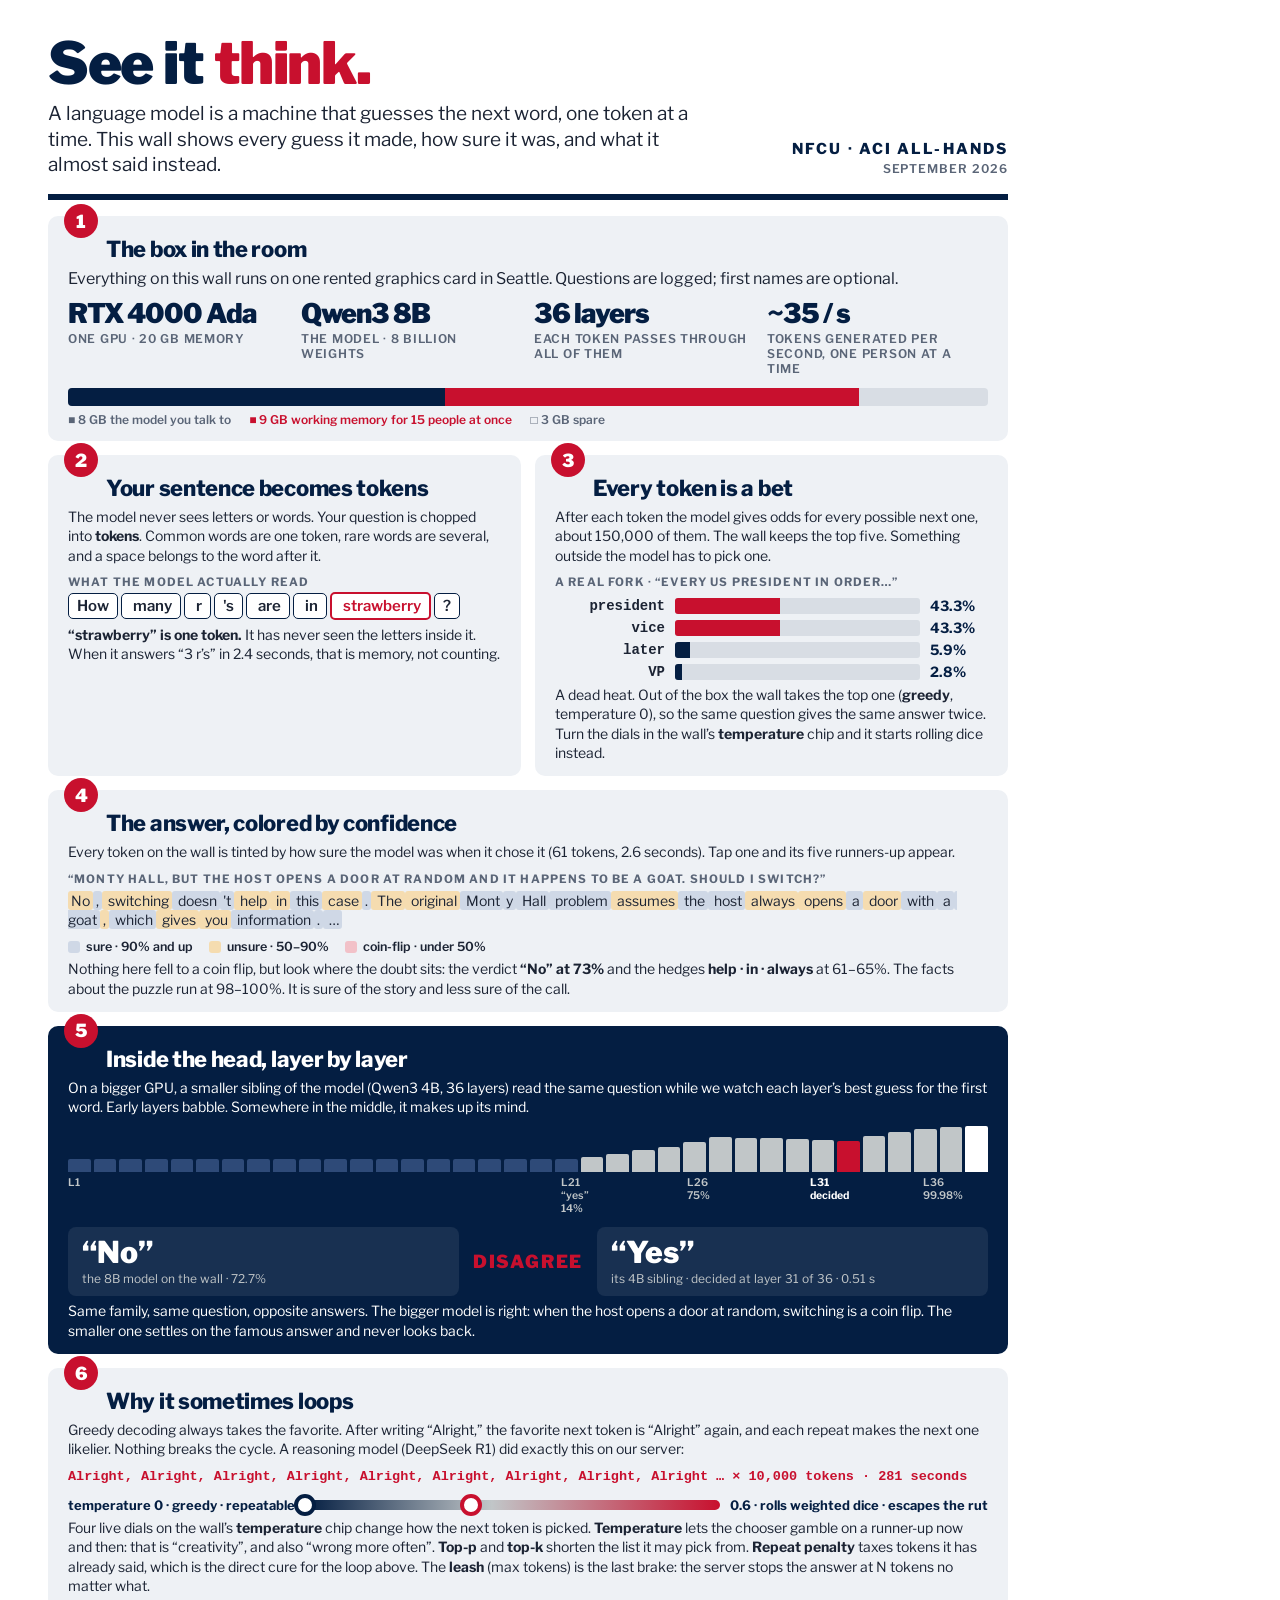
<file: docs/infographic/see-it-think-nfcu.html>
<!doctype html>
<html lang="en"><head><meta charset="utf-8">
<title>See it think</title>
<link rel="preconnect" href="https://fonts.googleapis.com">
<link href="https://fonts.googleapis.com/css2?family=Libre+Franklin:wght@400;600;800;900&display=swap" rel="stylesheet">
<style>
  /* Gonzaga palette: navy 041E42 · red C8102E · gray C1C6C8 */
  :root{--navy:#041E42;--red:#C8102E;--gray:#C1C6C8;--ink:#1b2333;--paper:#ffffff;--mist:#eef1f5;--amber:#d98b1e}
  @page{size:11in 17in;margin:0}
  *{box-sizing:border-box}
  html,body{margin:0;background:var(--paper);color:var(--ink);font-family:"Libre Franklin",Arial,sans-serif;-webkit-print-color-adjust:exact;print-color-adjust:exact}
  .page{width:1056px;height:1632px;padding:36px 48px 28px;display:grid;grid-template-rows:auto 1fr auto;gap:16px;position:relative;overflow:hidden}
  header{display:grid;grid-template-columns:1fr auto;align-items:end;border-bottom:6px solid var(--navy);padding-bottom:16px}
  header h1{margin:0;font-weight:900;font-size:58px;letter-spacing:-1.5px;color:var(--navy);line-height:.95}
  header h1 span{color:var(--red)}
  header p{margin:10px 0 0;font-size:19px;color:var(--ink);max-width:640px;line-height:1.35}
  .brand{text-align:right;font-weight:800;color:var(--navy);font-size:15px;letter-spacing:.14em;text-transform:uppercase;line-height:1.5}
  .brand small{display:block;font-weight:600;color:#5a6577;letter-spacing:.08em;font-size:12px}
  main{display:grid;grid-template-columns:1fr 1fr;grid-auto-rows:min-content;gap:14px;align-content:start}
  .card{background:var(--mist);border-radius:10px;padding:14px 20px 14px;position:relative;min-height:0}
  .card.wide{grid-column:1/-1}
  .card.navy{background:var(--navy);color:#fff}
  .card .n{position:absolute;top:-12px;left:16px;width:34px;height:34px;border-radius:50%;background:var(--red);color:#fff;font-weight:900;font-size:18px;display:grid;place-items:center}
  .card h2{margin:6px 0 6px 38px;font-size:22px;font-weight:800;color:var(--navy);letter-spacing:-.3px}
  .card.navy h2{color:#fff}
  .card p{margin:5px 0 0;font-size:14px;line-height:1.38}
  .card p.lead{font-size:16px}
  .cap{font-size:11.5px;color:#5a6577;letter-spacing:.1em;text-transform:uppercase;font-weight:700;margin-top:10px}
  .navy .cap{color:var(--gray)}
  .tok{display:inline-block;padding:3px 8px;border:1.5px solid var(--navy);border-radius:5px;font-weight:600;font-size:15px;margin:3px 3px 0 0;background:#fff;white-space:pre}
  .tok.hi{border-color:var(--red);color:var(--red);border-width:2.5px}
  .bars{display:grid;grid-template-columns:110px 1fr 58px;gap:5px 10px;align-items:center;margin-top:8px;font-size:14px}
  .bars .w{font-weight:700;text-align:right;white-space:pre;font-family:ui-monospace,Menlo,monospace}
  .bars .b{height:16px;background:#d8dde4;border-radius:3px;overflow:hidden}
  .bars .b i{display:block;height:100%;background:var(--navy)}
  .bars .b.flip i{background:var(--red)}
  .bars .pc{font-weight:700;color:var(--navy)}
  .ans{font-size:17px;line-height:1.55;margin-top:8px}
  .ans span{padding:1px 3px;border-radius:3px}
  .sure{background:#cfd8e6}.unsure{background:#f5dcb0}.flip{background:#f2c1c8;color:var(--red);font-weight:700}
  .legend{display:flex;gap:16px;font-size:12.5px;margin-top:10px;font-weight:600}
  .legend span::before{content:"";display:inline-block;width:12px;height:12px;border-radius:3px;margin-right:6px;vertical-align:-2px}
  .legend .s::before{background:#cfd8e6}.legend .u::before{background:#f5dcb0}.legend .f::before{background:#f2c1c8}
  .layers{display:grid;grid-template-columns:repeat(36,1fr);gap:3px;margin-top:10px;height:46px;align-items:end}
  .layers i{display:block;background:#2e4a78;border-radius:2px 2px 0 0;height:30%}
  .layers i.yes{background:var(--gray)} .layers i.dec{background:var(--red)} .layers i.fin{background:#fff}
  .lmarks{display:grid;grid-template-columns:repeat(36,1fr);font-size:10.5px;color:var(--gray);margin-top:4px;font-weight:600}
  .lmarks b{color:#fff}
  .vs{display:grid;grid-template-columns:1fr auto 1fr;gap:14px;align-items:center;margin-top:12px}
  .vs .box{background:rgba(255,255,255,.08);border-radius:8px;padding:10px 14px}
  .vs .box b{display:block;font-size:30px;font-weight:900;line-height:1}
  .vs .box small{display:block;color:var(--gray);font-size:12px;margin-top:4px}
  .vs .mid{font-weight:900;color:var(--red);font-size:18px;letter-spacing:.1em}
  .loop{font-family:ui-monospace,Menlo,monospace;font-size:13.5px;line-height:1.5;color:var(--red);font-weight:700;margin-top:8px;word-break:break-all}
  .dial{display:grid;grid-template-columns:auto 1fr auto;gap:10px;align-items:center;margin-top:10px;font-size:13px;font-weight:700;color:var(--navy)}
  .dial .track{height:10px;border-radius:5px;background:linear-gradient(90deg,var(--navy),var(--gray) 45%,var(--red))}
  .dial .track{position:relative}.dial .track i{position:absolute;top:-6px;width:22px;height:22px;border-radius:50%;background:#fff;border:4px solid var(--navy);transform:translateX(-50%)}
  .dial .track i.t6{left:40%;border-color:var(--red)}
  .stats{display:grid;grid-template-columns:repeat(4,1fr);gap:12px;margin-top:10px}
  .stat b{display:block;font-size:27px;font-weight:900;color:var(--navy);line-height:1;letter-spacing:-1px}
  .stat small{display:block;font-size:12px;color:#5a6577;font-weight:600;margin-top:4px;text-transform:uppercase;letter-spacing:.06em}
  .mem{margin-top:12px;height:18px;border-radius:4px;background:#d8dde4;display:flex;overflow:hidden}
  .mem i{display:block;height:100%}.mem .a{width:40%;background:var(--navy)}.mem .b2{width:22%;background:var(--red)}
  .memk{display:flex;gap:18px;font-size:12px;margin-top:6px;font-weight:600;color:#5a6577}
  footer{display:grid;grid-template-columns:1fr auto;align-items:end;border-top:3px solid var(--gray);padding-top:12px;font-size:12.5px;color:#5a6577}
  footer .url{font-weight:800;color:var(--navy);font-size:15px}
</style></head>
<body><div class="page">
<header>
  <div>
    <h1>See it <span>think.</span></h1>
    <p>A language model is a machine that guesses the next word, one token at a time. This wall shows every guess it made, how sure it was, and what it almost said instead.</p>
  </div>
  <div class="brand">NFCU · ACI all-hands<small>September 2026</small></div>
</header>

<main>
  <section class="card wide">
    <div class="n">1</div><h2>The box in the room</h2>
    <p class="lead">Everything on this wall runs on one rented graphics card in Seattle. Questions are logged; first names are optional.</p>
    <div class="stats">
      <div class="stat"><b>RTX 4000 Ada</b><small>one GPU · 20 GB memory</small></div>
      <div class="stat"><b>Qwen3 8B</b><small>the model · 8 billion weights</small></div>
      <div class="stat"><b>36 layers</b><small>each token passes through all of them</small></div>
      <div class="stat"><b>~35 / s</b><small>tokens generated per second, one person at a time</small></div>
    </div>
    <div class="mem"><i class="a" style="width:41%"></i><i class="b2" style="width:45%"></i></div>
    <div class="memk"><span>■ 8 GB the model you talk to</span><span style="color:var(--red)">■ 9 GB working memory for 15 people at once</span><span>□ 3 GB spare</span></div>
  </section>

  <section class="card">
    <div class="n">2</div><h2>Your sentence becomes tokens</h2>
    <p>The model never sees letters or words. Your question is chopped into <b>tokens</b>. Common words are one token, rare words are several, and a space belongs to the word after it.</p>
    <div class="cap">what the model actually read</div>
    <div><span class="tok">How</span><span class="tok"> many</span><span class="tok"> r</span><span class="tok">'s</span><span class="tok"> are</span><span class="tok"> in</span><span class="tok hi"> strawberry</span><span class="tok">?</span></div>
    <p><b>“strawberry” is one token.</b> It has never seen the letters inside it. When it answers “3 r’s” in 2.4 seconds, that is memory, not counting.</p>
  </section>

  <section class="card">
    <div class="n">3</div><h2>Every token is a bet</h2>
    <p>After each token the model gives odds for every possible next one, about 150,000 of them. The wall keeps the top five. Something outside the model has to pick one.</p>
    <div class="cap">a real fork · “Every US president in order…”</div>
    <div class="bars">
      <span class="w"> president</span><span class="b flip"><i style="width:43%"></i></span><span class="pc">43.3%</span>
      <span class="w"> vice</span><span class="b flip"><i style="width:43%"></i></span><span class="pc">43.3%</span>
      <span class="w"> later</span><span class="b"><i style="width:6%"></i></span><span class="pc">5.9%</span>
      <span class="w"> VP</span><span class="b"><i style="width:3%"></i></span><span class="pc">2.8%</span>
    </div>
    <p>A dead heat. Out of the box the wall takes the top one (<b>greedy</b>, temperature 0), so the same question gives the same answer twice. Turn the dials in the wall’s <b>temperature</b> chip and it starts rolling dice instead.</p>
  </section>

  <section class="card wide">
    <div class="n">4</div><h2>The answer, colored by confidence</h2>
    <p>Every token on the wall is tinted by how sure the model was when it chose it (61 tokens, 2.6 seconds). Tap one and its five runners-up appear.</p>
    <div class="cap">“Monty Hall, but the host opens a door at random and it happens to be a goat. Should I switch?”</div>
    <p class="ans"><span class="unsure" title="73%">No</span><span class="sure" title="100%">,</span><span class="unsure" title="85%"> switching</span><span class="sure" title="90%"> doesn</span><span class="sure" title="96%">&#x27;t</span><span class="unsure" title="61%"> help</span><span class="unsure" title="62%"> in</span><span class="sure" title="100%"> this</span><span class="unsure" title="78%"> case</span><span class="sure" title="100%">.</span><span class="unsure" title="89%"> The</span><span class="unsure" title="86%"> original</span><span class="sure" title="98%"> Mont</span><span class="sure" title="100%">y</span><span class="sure" title="100%"> Hall</span><span class="sure" title="100%"> problem</span><span class="unsure" title="88%"> assumes</span><span class="sure" title="100%"> the</span><span class="sure" title="100%"> host</span><span class="unsure" title="65%"> always</span><span class="unsure" title="70%"> opens</span><span class="sure" title="100%"> a</span><span class="unsure" title="76%"> door</span><span class="sure" title="100%"> with</span><span class="sure" title="100%"> a</span><span class="sure" title="100%"> goat</span><span class="unsure" title="76%">,</span><span class="sure" title="97%"> which</span><span class="unsure" title="78%"> gives</span><span class="unsure" title="85%"> you</span><span class="sure" title="100%"> information</span><span class="sure" title="100%">.</span><span class="sure"> …</span></p>
    <div class="legend"><span class="s">sure · 90% and up</span><span class="u">unsure · 50–90%</span><span class="f">coin-flip · under 50%</span></div>
    <p>Nothing here fell to a coin flip, but look where the doubt sits: the verdict <b>“No” at 73%</b> and the hedges <b>help · in · always</b> at 61–65%. The facts about the puzzle run at 98–100%. It is sure of the story and less sure of the call.</p>
  </section>

  <section class="card wide navy">
    <div class="n">5</div><h2>Inside the head, layer by layer</h2>
    <p>On a bigger GPU, a smaller sibling of the model (Qwen3 4B, 36 layers) read the same question while we watch each layer’s best guess for the first word. Early layers babble. Somewhere in the middle, it makes up its mind.</p>
    <div class="layers">
      <i></i><i></i><i></i><i></i><i></i><i></i><i></i><i></i><i></i><i></i><i></i><i></i><i></i><i></i><i></i><i></i><i></i><i></i><i></i><i></i>
      <i class="yes" style="height:34%"></i><i class="yes" style="height:40%"></i><i class="yes" style="height:48%"></i><i class="yes" style="height:56%"></i><i class="yes" style="height:66%"></i><i class="yes" style="height:78%"></i><i class="yes" style="height:76%"></i><i class="yes" style="height:74%"></i><i class="yes" style="height:72%"></i><i class="yes" style="height:70%"></i>
      <i class="dec" style="height:68%"></i><i class="yes" style="height:80%"></i><i class="yes" style="height:88%"></i><i class="yes" style="height:94%"></i><i class="yes" style="height:98%"></i><i class="fin" style="height:100%"></i>
    </div>
    <div class="lmarks"><span style="grid-column:1">L1</span><span style="grid-column:21">L21 “yes” 14%</span><span style="grid-column:26">L26 75%</span><b style="grid-column:31">L31 decided</b><span style="grid-column:35">L36 99.98%</span></div>
    <div class="vs">
      <div class="box"><b>“No”</b><small>the 8B model on the wall · 72.7%</small></div>
      <div class="mid">DISAGREE</div>
      <div class="box"><b>“Yes”</b><small>its 4B sibling · decided at layer 31 of 36 · 0.51 s</small></div>
    </div>
    <p>Same family, same question, opposite answers. The bigger model is right: when the host opens a door at random, switching is a coin flip. The smaller one settles on the famous answer and never looks back.</p>
  </section>

  <section class="card wide">
    <div class="n">6</div><h2>Why it sometimes loops</h2>
    <p>Greedy decoding always takes the favorite. After writing “Alright,” the favorite next token is “Alright” again, and each repeat makes the next one likelier. Nothing breaks the cycle. A reasoning model (DeepSeek R1) did exactly this on our server:</p>
    <div class="loop">Alright, Alright, Alright, Alright, Alright, Alright, Alright, Alright, Alright … × 10,000 tokens · 281 seconds</div>
    <div class="dial"><span>temperature 0 · greedy · repeatable</span><div class="track"><i style="left:0"></i><i class="t6"></i></div><span>0.6 · rolls weighted dice · escapes the rut</span></div>
    <p>Four live dials on the wall’s <b>temperature</b> chip change how the next token is picked. <b>Temperature</b> lets the chooser gamble on a runner-up now and then: that is “creativity”, and also “wrong more often”. <b>Top-p</b> and <b>top-k</b> shorten the list it may pick from. <b>Repeat penalty</b> taxes tokens it has already said, which is the direct cure for the loop above. The <b>leash</b> (max tokens) is the last brake: the server stops the answer at N tokens no matter what.</p>
  </section>
</main>

<footer>
  <div><span class="url">demo.instockornot.club</span> · every number on this page came back from the model with its answer; the wall only draws them.</div>
  <div>vLLM · TransformerLens · one rented RTX 4000 Ada</div>
</footer>
</div></body></html>
</file>
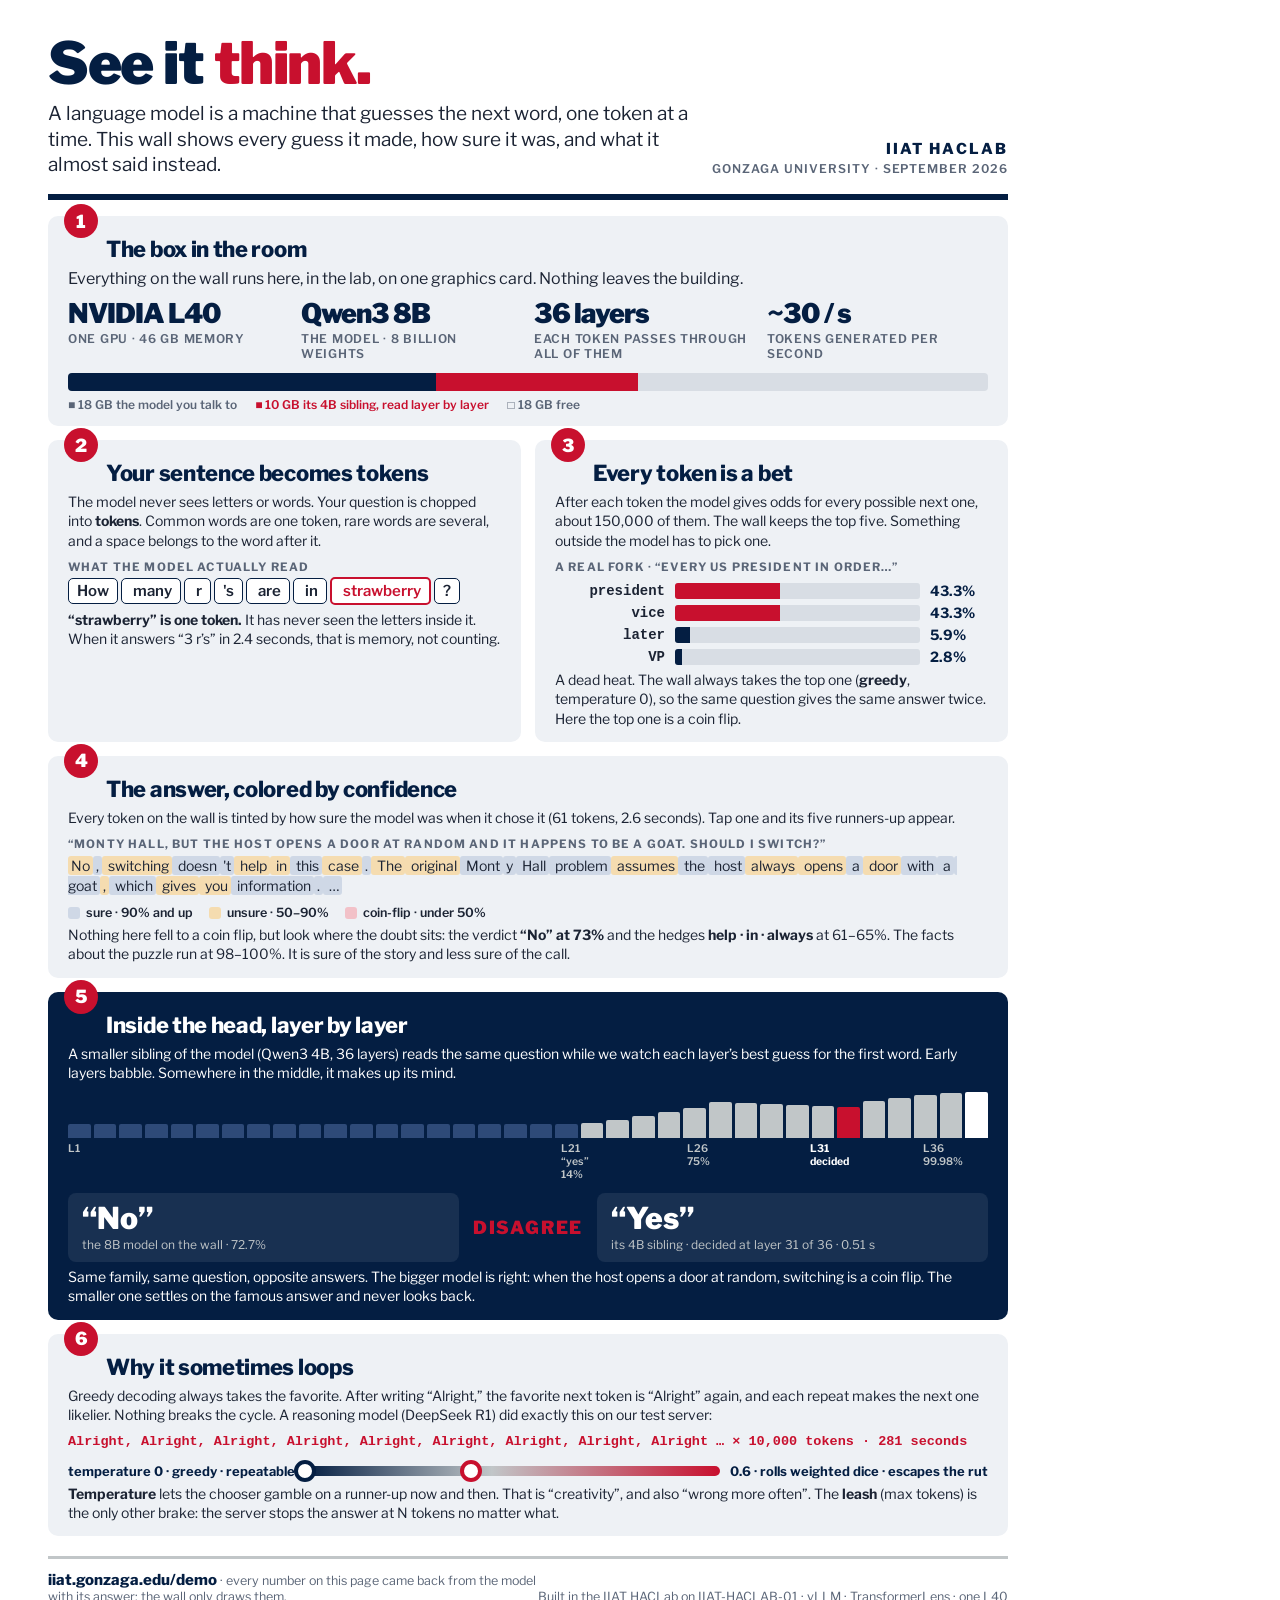
<file: docs/infographic/see-it-think.html>
<!doctype html>
<html lang="en"><head><meta charset="utf-8">
<title>See it think</title>
<link rel="preconnect" href="https://fonts.googleapis.com">
<link href="https://fonts.googleapis.com/css2?family=Libre+Franklin:wght@400;600;800;900&display=swap" rel="stylesheet">
<style>
  /* Gonzaga palette: navy 041E42 · red C8102E · gray C1C6C8 */
  :root{--navy:#041E42;--red:#C8102E;--gray:#C1C6C8;--ink:#1b2333;--paper:#ffffff;--mist:#eef1f5;--amber:#d98b1e}
  @page{size:11in 17in;margin:0}
  *{box-sizing:border-box}
  html,body{margin:0;background:var(--paper);color:var(--ink);font-family:"Libre Franklin",Arial,sans-serif;-webkit-print-color-adjust:exact;print-color-adjust:exact}
  .page{width:1056px;height:1632px;padding:36px 48px 28px;display:grid;grid-template-rows:auto 1fr auto;gap:16px;position:relative;overflow:hidden}
  header{display:grid;grid-template-columns:1fr auto;align-items:end;border-bottom:6px solid var(--navy);padding-bottom:16px}
  header h1{margin:0;font-weight:900;font-size:58px;letter-spacing:-1.5px;color:var(--navy);line-height:.95}
  header h1 span{color:var(--red)}
  header p{margin:10px 0 0;font-size:19px;color:var(--ink);max-width:640px;line-height:1.35}
  .brand{text-align:right;font-weight:800;color:var(--navy);font-size:15px;letter-spacing:.14em;text-transform:uppercase;line-height:1.5}
  .brand small{display:block;font-weight:600;color:#5a6577;letter-spacing:.08em;font-size:12px}
  main{display:grid;grid-template-columns:1fr 1fr;grid-auto-rows:min-content;gap:14px;align-content:start}
  .card{background:var(--mist);border-radius:10px;padding:14px 20px 14px;position:relative;min-height:0}
  .card.wide{grid-column:1/-1}
  .card.navy{background:var(--navy);color:#fff}
  .card .n{position:absolute;top:-12px;left:16px;width:34px;height:34px;border-radius:50%;background:var(--red);color:#fff;font-weight:900;font-size:18px;display:grid;place-items:center}
  .card h2{margin:6px 0 6px 38px;font-size:22px;font-weight:800;color:var(--navy);letter-spacing:-.3px}
  .card.navy h2{color:#fff}
  .card p{margin:5px 0 0;font-size:14px;line-height:1.38}
  .card p.lead{font-size:16px}
  .cap{font-size:11.5px;color:#5a6577;letter-spacing:.1em;text-transform:uppercase;font-weight:700;margin-top:10px}
  .navy .cap{color:var(--gray)}
  .tok{display:inline-block;padding:3px 8px;border:1.5px solid var(--navy);border-radius:5px;font-weight:600;font-size:15px;margin:3px 3px 0 0;background:#fff;white-space:pre}
  .tok.hi{border-color:var(--red);color:var(--red);border-width:2.5px}
  .bars{display:grid;grid-template-columns:110px 1fr 58px;gap:5px 10px;align-items:center;margin-top:8px;font-size:14px}
  .bars .w{font-weight:700;text-align:right;white-space:pre;font-family:ui-monospace,Menlo,monospace}
  .bars .b{height:16px;background:#d8dde4;border-radius:3px;overflow:hidden}
  .bars .b i{display:block;height:100%;background:var(--navy)}
  .bars .b.flip i{background:var(--red)}
  .bars .pc{font-weight:700;color:var(--navy)}
  .ans{font-size:17px;line-height:1.55;margin-top:8px}
  .ans span{padding:1px 3px;border-radius:3px}
  .sure{background:#cfd8e6}.unsure{background:#f5dcb0}.flip{background:#f2c1c8;color:var(--red);font-weight:700}
  .legend{display:flex;gap:16px;font-size:12.5px;margin-top:10px;font-weight:600}
  .legend span::before{content:"";display:inline-block;width:12px;height:12px;border-radius:3px;margin-right:6px;vertical-align:-2px}
  .legend .s::before{background:#cfd8e6}.legend .u::before{background:#f5dcb0}.legend .f::before{background:#f2c1c8}
  .layers{display:grid;grid-template-columns:repeat(36,1fr);gap:3px;margin-top:10px;height:46px;align-items:end}
  .layers i{display:block;background:#2e4a78;border-radius:2px 2px 0 0;height:30%}
  .layers i.yes{background:var(--gray)} .layers i.dec{background:var(--red)} .layers i.fin{background:#fff}
  .lmarks{display:grid;grid-template-columns:repeat(36,1fr);font-size:10.5px;color:var(--gray);margin-top:4px;font-weight:600}
  .lmarks b{color:#fff}
  .vs{display:grid;grid-template-columns:1fr auto 1fr;gap:14px;align-items:center;margin-top:12px}
  .vs .box{background:rgba(255,255,255,.08);border-radius:8px;padding:10px 14px}
  .vs .box b{display:block;font-size:30px;font-weight:900;line-height:1}
  .vs .box small{display:block;color:var(--gray);font-size:12px;margin-top:4px}
  .vs .mid{font-weight:900;color:var(--red);font-size:18px;letter-spacing:.1em}
  .loop{font-family:ui-monospace,Menlo,monospace;font-size:13.5px;line-height:1.5;color:var(--red);font-weight:700;margin-top:8px;word-break:break-all}
  .dial{display:grid;grid-template-columns:auto 1fr auto;gap:10px;align-items:center;margin-top:10px;font-size:13px;font-weight:700;color:var(--navy)}
  .dial .track{height:10px;border-radius:5px;background:linear-gradient(90deg,var(--navy),var(--gray) 45%,var(--red))}
  .dial .track{position:relative}.dial .track i{position:absolute;top:-6px;width:22px;height:22px;border-radius:50%;background:#fff;border:4px solid var(--navy);transform:translateX(-50%)}
  .dial .track i.t6{left:40%;border-color:var(--red)}
  .stats{display:grid;grid-template-columns:repeat(4,1fr);gap:12px;margin-top:10px}
  .stat b{display:block;font-size:27px;font-weight:900;color:var(--navy);line-height:1;letter-spacing:-1px}
  .stat small{display:block;font-size:12px;color:#5a6577;font-weight:600;margin-top:4px;text-transform:uppercase;letter-spacing:.06em}
  .mem{margin-top:12px;height:18px;border-radius:4px;background:#d8dde4;display:flex;overflow:hidden}
  .mem i{display:block;height:100%}.mem .a{width:40%;background:var(--navy)}.mem .b2{width:22%;background:var(--red)}
  .memk{display:flex;gap:18px;font-size:12px;margin-top:6px;font-weight:600;color:#5a6577}
  footer{display:grid;grid-template-columns:1fr auto;align-items:end;border-top:3px solid var(--gray);padding-top:12px;font-size:12.5px;color:#5a6577}
  footer .url{font-weight:800;color:var(--navy);font-size:15px}
</style></head>
<body><div class="page">
<header>
  <div>
    <h1>See it <span>think.</span></h1>
    <p>A language model is a machine that guesses the next word, one token at a time. This wall shows every guess it made, how sure it was, and what it almost said instead.</p>
  </div>
  <div class="brand">IIAT HACLab<small>Gonzaga University · September 2026</small></div>
</header>

<main>
  <section class="card wide">
    <div class="n">1</div><h2>The box in the room</h2>
    <p class="lead">Everything on the wall runs here, in the lab, on one graphics card. Nothing leaves the building.</p>
    <div class="stats">
      <div class="stat"><b>NVIDIA L40</b><small>one GPU · 46 GB memory</small></div>
      <div class="stat"><b>Qwen3 8B</b><small>the model · 8 billion weights</small></div>
      <div class="stat"><b>36 layers</b><small>each token passes through all of them</small></div>
      <div class="stat"><b>~30 / s</b><small>tokens generated per second</small></div>
    </div>
    <div class="mem"><i class="a"></i><i class="b2"></i></div>
    <div class="memk"><span>■ 18 GB the model you talk to</span><span style="color:var(--red)">■ 10 GB its 4B sibling, read layer by layer</span><span>□ 18 GB free</span></div>
  </section>

  <section class="card">
    <div class="n">2</div><h2>Your sentence becomes tokens</h2>
    <p>The model never sees letters or words. Your question is chopped into <b>tokens</b>. Common words are one token, rare words are several, and a space belongs to the word after it.</p>
    <div class="cap">what the model actually read</div>
    <div><span class="tok">How</span><span class="tok"> many</span><span class="tok"> r</span><span class="tok">'s</span><span class="tok"> are</span><span class="tok"> in</span><span class="tok hi"> strawberry</span><span class="tok">?</span></div>
    <p><b>“strawberry” is one token.</b> It has never seen the letters inside it. When it answers “3 r’s” in 2.4 seconds, that is memory, not counting.</p>
  </section>

  <section class="card">
    <div class="n">3</div><h2>Every token is a bet</h2>
    <p>After each token the model gives odds for every possible next one, about 150,000 of them. The wall keeps the top five. Something outside the model has to pick one.</p>
    <div class="cap">a real fork · “Every US president in order…”</div>
    <div class="bars">
      <span class="w"> president</span><span class="b flip"><i style="width:43%"></i></span><span class="pc">43.3%</span>
      <span class="w"> vice</span><span class="b flip"><i style="width:43%"></i></span><span class="pc">43.3%</span>
      <span class="w"> later</span><span class="b"><i style="width:6%"></i></span><span class="pc">5.9%</span>
      <span class="w"> VP</span><span class="b"><i style="width:3%"></i></span><span class="pc">2.8%</span>
    </div>
    <p>A dead heat. The wall always takes the top one (<b>greedy</b>, temperature 0), so the same question gives the same answer twice. Here the top one is a coin flip.</p>
  </section>

  <section class="card wide">
    <div class="n">4</div><h2>The answer, colored by confidence</h2>
    <p>Every token on the wall is tinted by how sure the model was when it chose it (61 tokens, 2.6 seconds). Tap one and its five runners-up appear.</p>
    <div class="cap">“Monty Hall, but the host opens a door at random and it happens to be a goat. Should I switch?”</div>
    <p class="ans"><span class="unsure" title="73%">No</span><span class="sure" title="100%">,</span><span class="unsure" title="85%"> switching</span><span class="sure" title="90%"> doesn</span><span class="sure" title="96%">&#x27;t</span><span class="unsure" title="61%"> help</span><span class="unsure" title="62%"> in</span><span class="sure" title="100%"> this</span><span class="unsure" title="78%"> case</span><span class="sure" title="100%">.</span><span class="unsure" title="89%"> The</span><span class="unsure" title="86%"> original</span><span class="sure" title="98%"> Mont</span><span class="sure" title="100%">y</span><span class="sure" title="100%"> Hall</span><span class="sure" title="100%"> problem</span><span class="unsure" title="88%"> assumes</span><span class="sure" title="100%"> the</span><span class="sure" title="100%"> host</span><span class="unsure" title="65%"> always</span><span class="unsure" title="70%"> opens</span><span class="sure" title="100%"> a</span><span class="unsure" title="76%"> door</span><span class="sure" title="100%"> with</span><span class="sure" title="100%"> a</span><span class="sure" title="100%"> goat</span><span class="unsure" title="76%">,</span><span class="sure" title="97%"> which</span><span class="unsure" title="78%"> gives</span><span class="unsure" title="85%"> you</span><span class="sure" title="100%"> information</span><span class="sure" title="100%">.</span><span class="sure"> …</span></p>
    <div class="legend"><span class="s">sure · 90% and up</span><span class="u">unsure · 50–90%</span><span class="f">coin-flip · under 50%</span></div>
    <p>Nothing here fell to a coin flip, but look where the doubt sits: the verdict <b>“No” at 73%</b> and the hedges <b>help · in · always</b> at 61–65%. The facts about the puzzle run at 98–100%. It is sure of the story and less sure of the call.</p>
  </section>

  <section class="card wide navy">
    <div class="n">5</div><h2>Inside the head, layer by layer</h2>
    <p>A smaller sibling of the model (Qwen3 4B, 36 layers) reads the same question while we watch each layer’s best guess for the first word. Early layers babble. Somewhere in the middle, it makes up its mind.</p>
    <div class="layers">
      <i></i><i></i><i></i><i></i><i></i><i></i><i></i><i></i><i></i><i></i><i></i><i></i><i></i><i></i><i></i><i></i><i></i><i></i><i></i><i></i>
      <i class="yes" style="height:34%"></i><i class="yes" style="height:40%"></i><i class="yes" style="height:48%"></i><i class="yes" style="height:56%"></i><i class="yes" style="height:66%"></i><i class="yes" style="height:78%"></i><i class="yes" style="height:76%"></i><i class="yes" style="height:74%"></i><i class="yes" style="height:72%"></i><i class="yes" style="height:70%"></i>
      <i class="dec" style="height:68%"></i><i class="yes" style="height:80%"></i><i class="yes" style="height:88%"></i><i class="yes" style="height:94%"></i><i class="yes" style="height:98%"></i><i class="fin" style="height:100%"></i>
    </div>
    <div class="lmarks"><span style="grid-column:1">L1</span><span style="grid-column:21">L21 “yes” 14%</span><span style="grid-column:26">L26 75%</span><b style="grid-column:31">L31 decided</b><span style="grid-column:35">L36 99.98%</span></div>
    <div class="vs">
      <div class="box"><b>“No”</b><small>the 8B model on the wall · 72.7%</small></div>
      <div class="mid">DISAGREE</div>
      <div class="box"><b>“Yes”</b><small>its 4B sibling · decided at layer 31 of 36 · 0.51 s</small></div>
    </div>
    <p>Same family, same question, opposite answers. The bigger model is right: when the host opens a door at random, switching is a coin flip. The smaller one settles on the famous answer and never looks back.</p>
  </section>

  <section class="card wide">
    <div class="n">6</div><h2>Why it sometimes loops</h2>
    <p>Greedy decoding always takes the favorite. After writing “Alright,” the favorite next token is “Alright” again, and each repeat makes the next one likelier. Nothing breaks the cycle. A reasoning model (DeepSeek R1) did exactly this on our test server:</p>
    <div class="loop">Alright, Alright, Alright, Alright, Alright, Alright, Alright, Alright, Alright … × 10,000 tokens · 281 seconds</div>
    <div class="dial"><span>temperature 0 · greedy · repeatable</span><div class="track"><i style="left:0"></i><i class="t6"></i></div><span>0.6 · rolls weighted dice · escapes the rut</span></div>
    <p><b>Temperature</b> lets the chooser gamble on a runner-up now and then. That is “creativity”, and also “wrong more often”. The <b>leash</b> (max tokens) is the only other brake: the server stops the answer at N tokens no matter what.</p>
  </section>
</main>

<footer>
  <div><span class="url">iiat.gonzaga.edu/demo</span> · every number on this page came back from the model with its answer; the wall only draws them.</div>
  <div>Built in the IIAT HACLab on IIAT-HACLAB-01 · vLLM · TransformerLens · one L40</div>
</footer>
</div></body></html>
</file>
